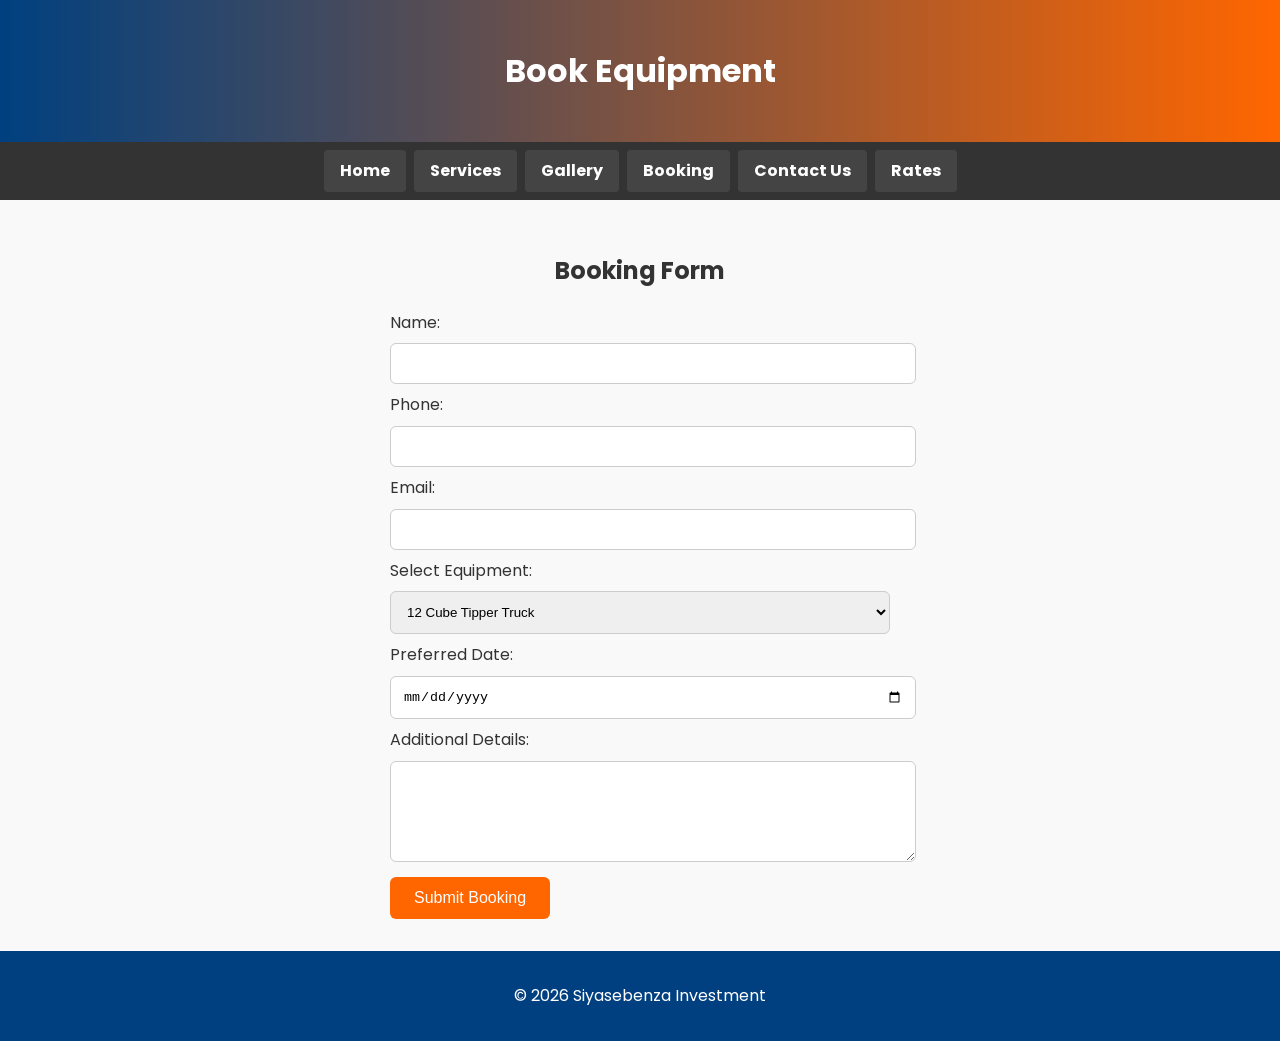
<file: booking.html>
<!doctype html>
<html lang="en">
  <head>
    <meta charset="UTF-8" />
    <meta name="viewport" content="width=device-width, initial-scale=1.0" />
    <title>Booking - Siyasebenza Investment</title>
    <link rel="stylesheet" href="style.css" />
  </head>
  <body>
    <header><h1>Book Equipment</h1></header>
    <nav>
      <a href="index.html">Home</a>
      <a href="services.html">Services</a>
      <a href="gallery.html">Gallery</a>
      <a href="booking.html">Booking</a>
      <a href="contact.html">Contact Us</a>
      <a href="rates.html"> Rates</a> 
    </nav>
    <section class="section">
      <h2>Booking Form</h2>
      <form>
        <label for="name">Name:</label>
        <input type="text" id="name" name="name" required />

        <label for="phone">Phone:</label>
        <input type="tel" id="phone" name="phone" required />

        <label for="email">Email:</label>
        <input type="email" id="email" name="email" required />

        <label for="service">Select Equipment:</label>
        <select id="service" name="service" required>
          <option value="tipper">12 Cube Tipper Truck</option>
          <option value="excavator">Excavator</option>
        </select>

        <label for="date">Preferred Date:</label>
        <input type="date" id="date" name="date" required />

        <label for="message">Additional Details:</label>
        <textarea id="message" name="message" rows="5"></textarea>

        <button type="submit">Submit Booking</button>
      </form>
    </section>
    <footer><p>&copy; 2026 Siyasebenza Investment</p></footer>
  </body>
</html>
</file>
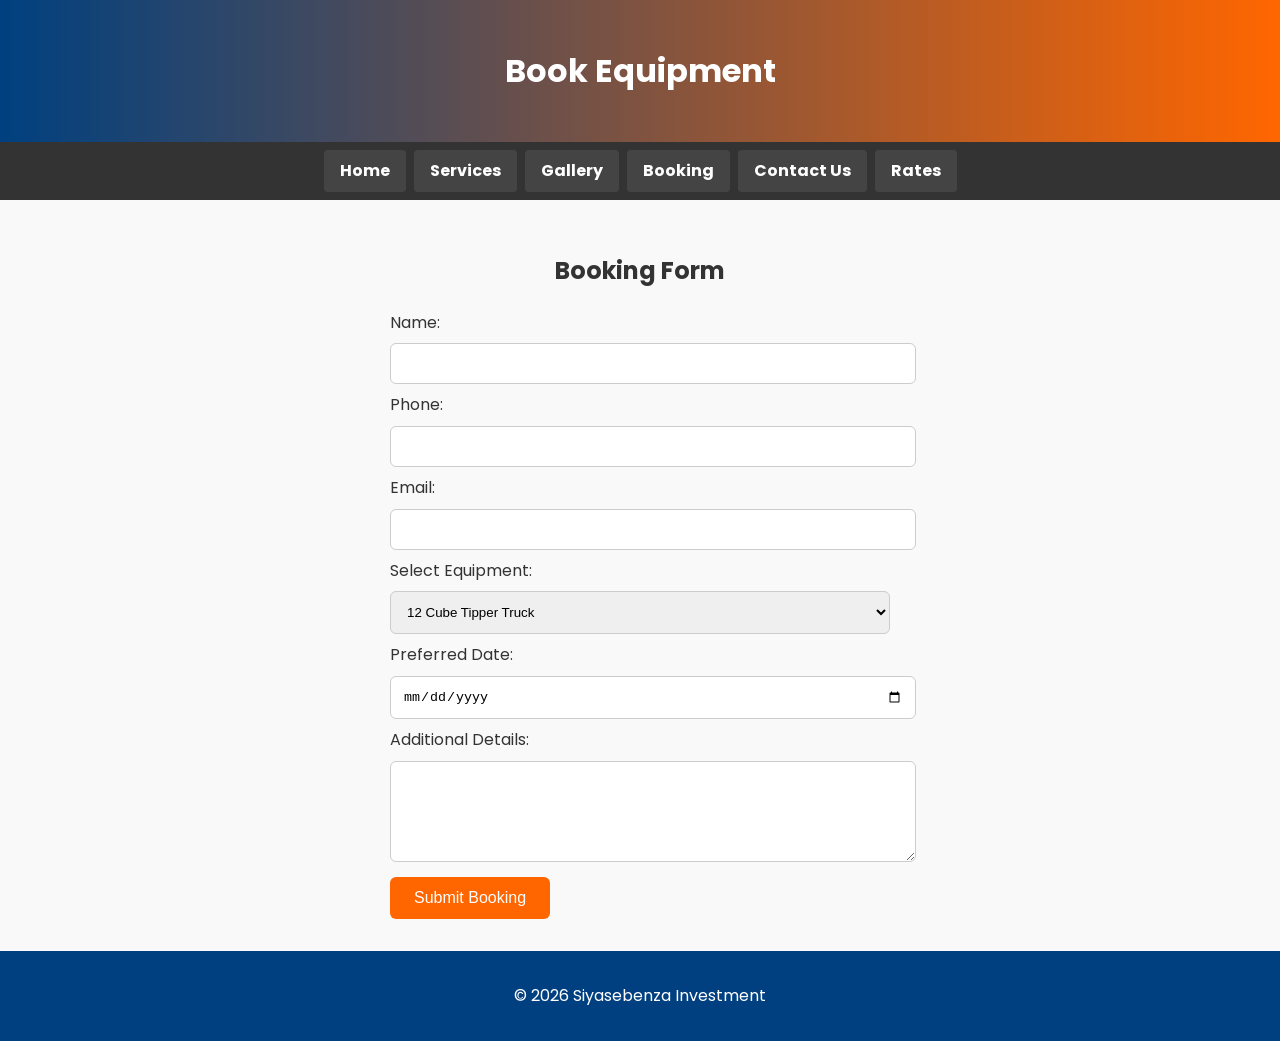
<file: BOOKING.html>
<!doctype html>
<html lang="en">
  <head>
    <meta charset="UTF-8" />
    <meta name="viewport" content="width=device-width, initial-scale=1.0" />
    <title>Booking - Siyasebenza Investment</title>
    <link rel="stylesheet" href="style.css" />
  </head>
  <body>
    <header><h1>Book Equipment</h1></header>
    <nav>
      <a href="home.html">Home</a>
      <a href="services.html">Services</a>
      <a href="gallery.html">Gallery</a>
      <a href="booking.html">Booking</a>
      <a href="contact page.html">Contact Us</a>
      <a href="Rates.html"> Rates</a>
    </nav>
    <section class="section">
      <h2>Booking Form</h2>
      <form>
        <label for="name">Name:</label>
        <input type="text" id="name" name="name" required />

        <label for="phone">Phone:</label>
        <input type="tel" id="phone" name="phone" required />

        <label for="email">Email:</label>
        <input type="email" id="email" name="email" required />

        <label for="service">Select Equipment:</label>
        <select id="service" name="service" required>
          <option value="tipper">12 Cube Tipper Truck</option>
          <option value="excavator">Excavator</option>
        </select>

        <label for="date">Preferred Date:</label>
        <input type="date" id="date" name="date" required />

        <label for="message">Additional Details:</label>
        <textarea id="message" name="message" rows="5"></textarea>

        <button type="submit">Submit Booking</button>
      </form>
    </section>
    <footer><p>&copy; 2026 Siyasebenza Investment</p></footer>
  </body>
</html>
</file>
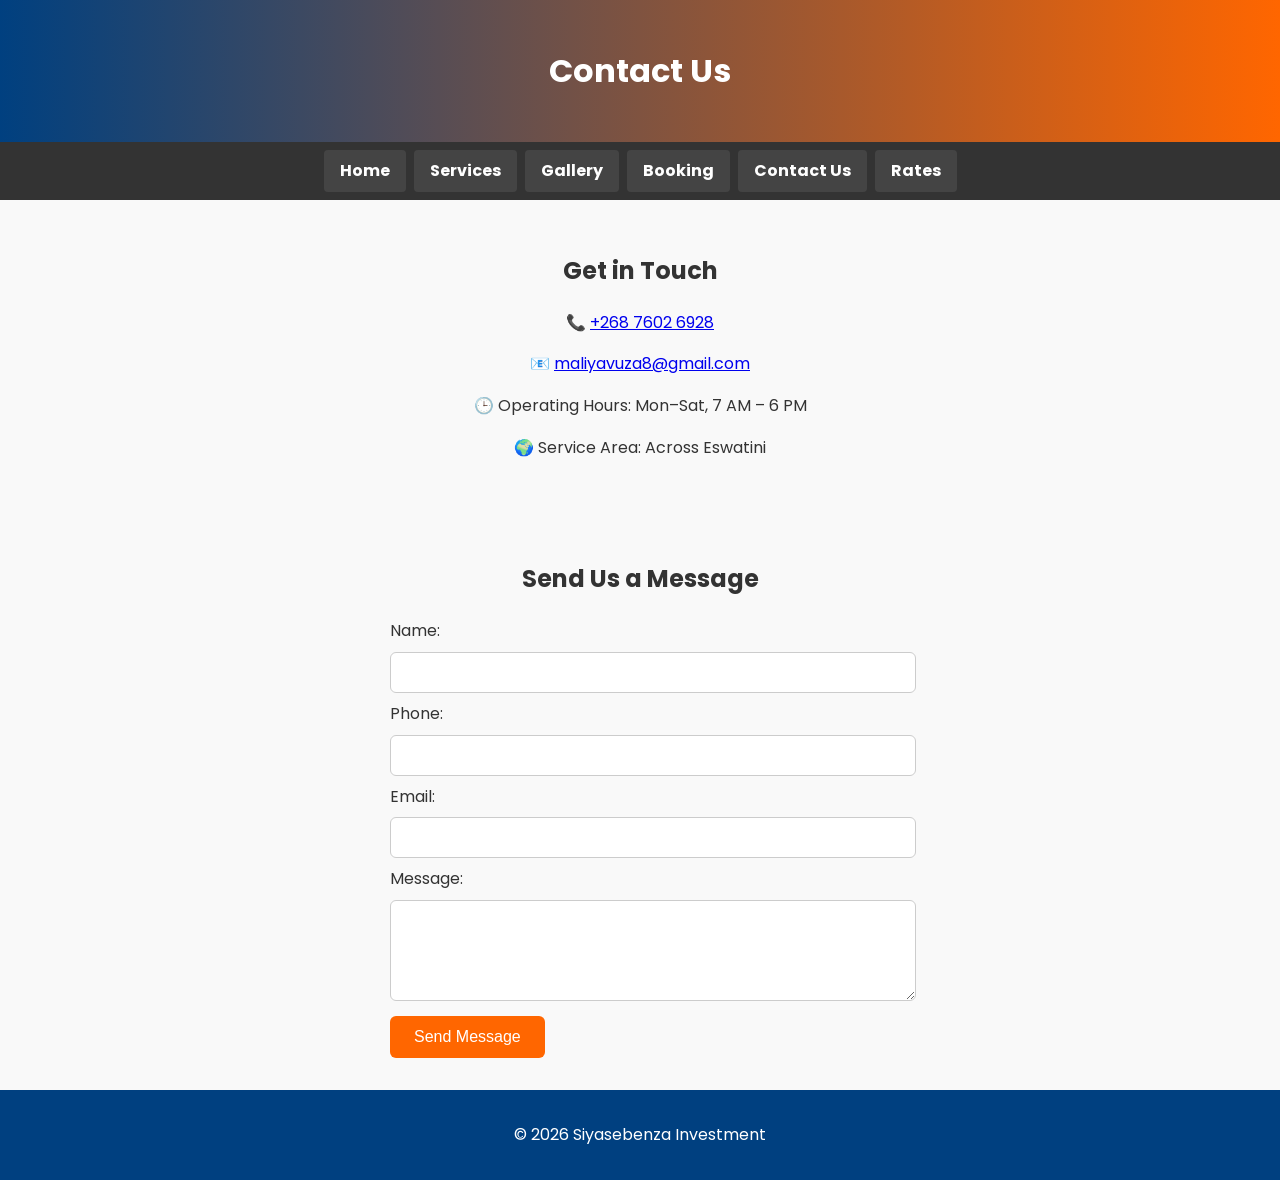
<file: CONTACT PAGE.html>
<!doctype html>
<html lang="en">
  <head>
    <meta charset="UTF-8" />
    <meta name="viewport" content="width=device-width, initial-scale=1.0" />
    <title>Contact Us - Siyasebenza Investment</title>
    <link rel="stylesheet" href="style.css" />
  </head>
  <body>
    <header><h1>Contact Us</h1></header>
    <nav>
      <a href="home.html">Home</a>
      <a href="services.html">Services</a>
      <a href="gallery.html">Gallery</a>
      <a href="booking.html">Booking</a>
      <a href="contact page.html">Contact Us</a>
      <a href="Rates.html">Rates</a>
    </nav>
    <section class="section">
      <h2>Get in Touch</h2>
      <p>📞 <a href="tel:+26876026928">+268 7602 6928</a></p>
      <p>📧 <a href="mailto:maliyavuza8@gmail.com">maliyavuza8@gmail.com</a></p>
      <p>🕒 Operating Hours: Mon–Sat, 7 AM – 6 PM</p>
      <p>🌍 Service Area: Across Eswatini</p>
    </section>
    <section class="section">
      <h2>Send Us a Message</h2>
      <form>
        <label for="name">Name:</label>
        <input type="text" id="name" name="name" required />

        <label for="phone">Phone:</label>
        <input type="tel" id="phone" name="phone" required />

        <label for="email">Email:</label>
        <input type="email" id="email" name="email" required />

        <label for="message">Message:</label>
        <textarea id="message" name="message" rows="5" required></textarea>

        <button type="submit">Send Message</button>
      </form>
    </section>
    <footer><p>&copy; 2026 Siyasebenza Investment</p></footer>
  </body>
</html>
</file>
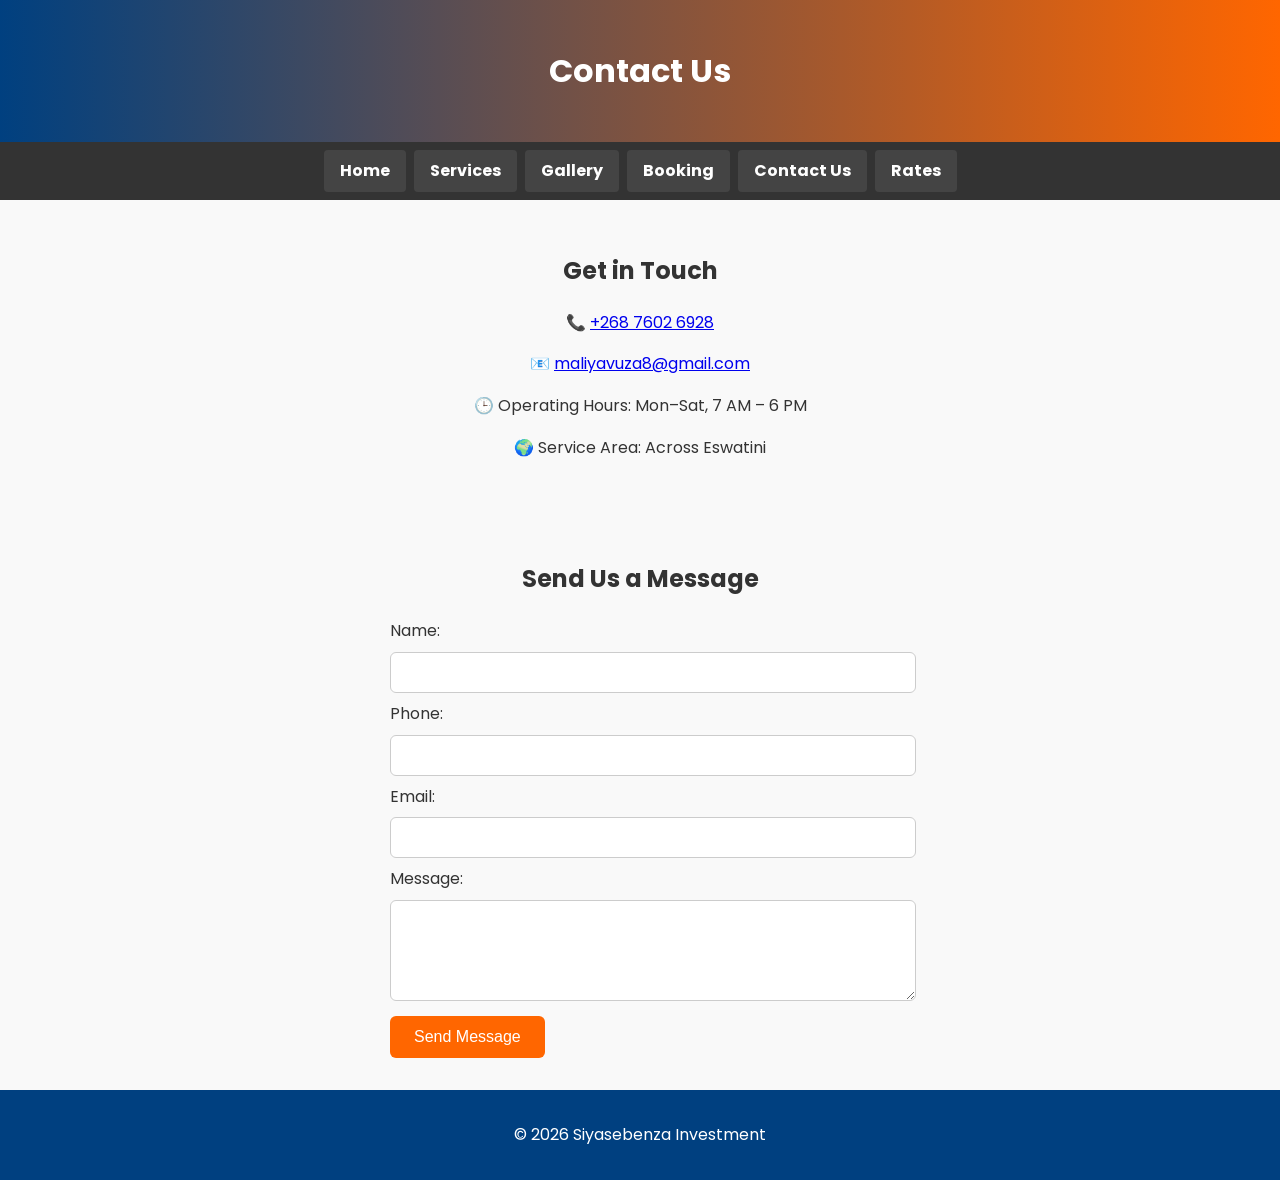
<file: contact.html>
<!doctype html>
<html lang="en">
  <head>
    <meta charset="UTF-8"/>
    <meta name="viewport" content="width=device-width, initial-scale=1.0"/>
    <title>Contact Us - Siyasebenza Investment</title>
    <link rel="stylesheet" href="style.css"/>
  </head>
  <body>
    <header><h1>Contact Us</h1></header>
    <nav>
      <a href="index.html">Home</a>
      <a href="services.html">Services</a>
      <a href="gallery.html">Gallery</a>
      <a href="booking.html">Booking</a>
      <a href="contact.html">Contact Us</a>
      <a href="rates.html">Rates</a>
    </nav>
    <section class="section">
      <h2>Get in Touch</h2>
      <p>📞 <a href="tel:+26876026928">+268 7602 6928</a></p>
      <p>📧 <a href="mailto:maliyavuza8@gmail.com">maliyavuza8@gmail.com</a></p>
      <p>🕒 Operating Hours: Mon–Sat, 7 AM – 6 PM</p>
      <p>🌍 Service Area: Across Eswatini</p>
    </section>
    <section class="section">
      <h2>Send Us a Message</h2>
      <form>
        <label for="name">Name:</label>
        <input type="text" id="name" name="name" required />

        <label for="phone">Phone:</label>
        <input type="tel" id="phone" name="phone" required />

        <label for="email">Email:</label>
        <input type="email" id="email" name="email" required />

        <label for="message">Message:</label>
        <textarea id="message" name="message" rows="5" required></textarea>

        <button type="submit">Send Message</button>
      </form>
    </section>
    <footer><p>&copy; 2026 Siyasebenza Investment</p></footer>
  </body>
</html>
</file>
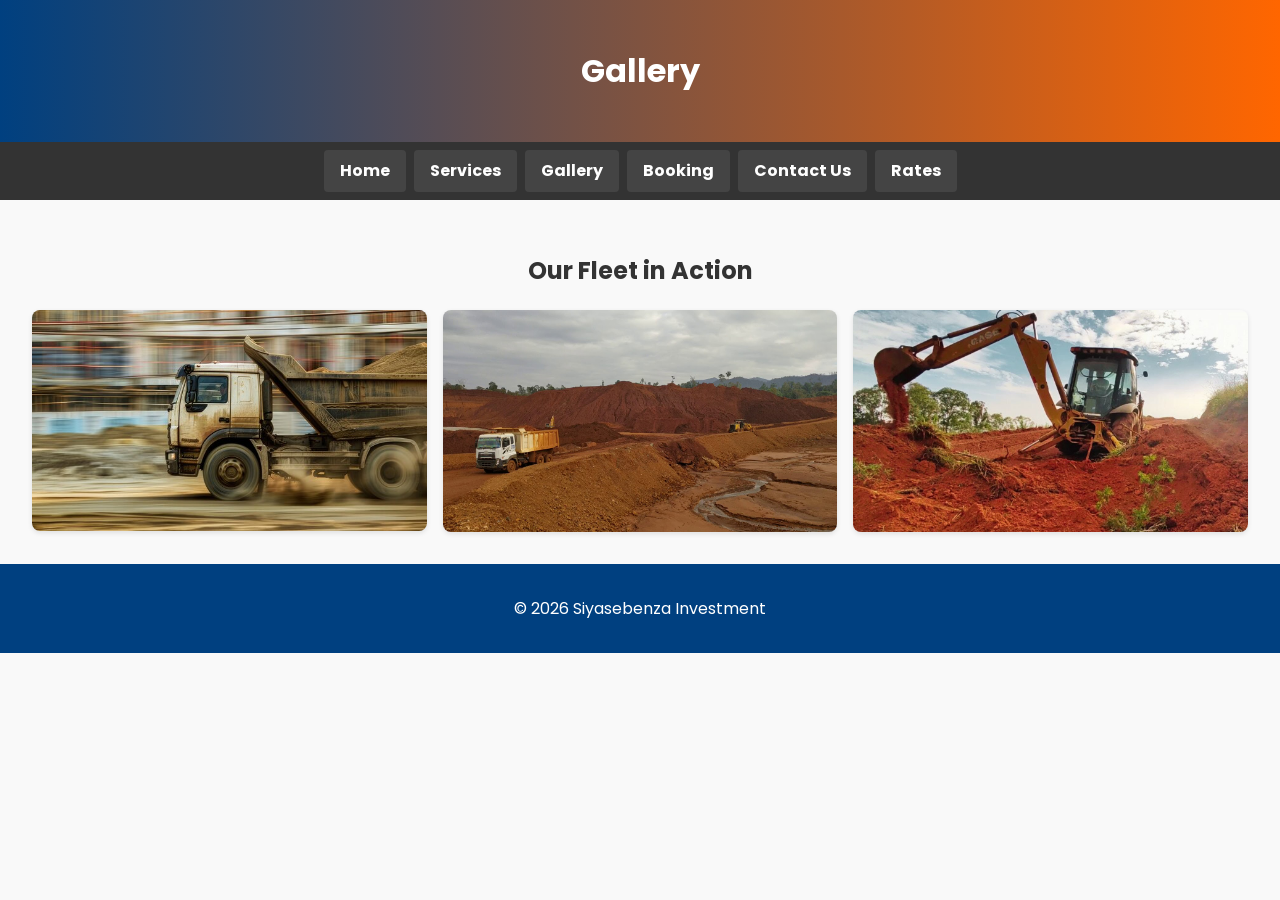
<file: gallery.html>
<!doctype html>
<html lang="en">
  <head>
    <meta charset="UTF-8" />
    <meta name="viewport" content="width=device-width, initial-scale=1.0" />
    <title>Gallery - Siyasebenza Investment</title>
    <link rel="stylesheet" href="style.css" />
  </head>
  <body>
    <header><h1>Gallery</h1></header>
    <nav>
      <a href="index.html">Home</a>
      <a href="services.html">Services</a>
      <a href="gallery.html">Gallery</a>
      <a href="booking.html">Booking</a>
      <a href="contact.html">Contact Us</a>
      <a href="rates.html"> Rates</a>
    </nav>
    <section class="section">
      <h2>Our Fleet in Action</h2>
      <div class="gallery">
        <img src="tipper2.jpg" alt="Tipper Truck delivering sand" />
        <img src="tipper4.jpg" alt="Tipper truck delivering sand" />
        <img src="excavator1.jpg" alt="Excavator digging foundation" />
      </div>
    </section>
    <footer><p>&copy; 2026 Siyasebenza Investment</p></footer>
  </body>
</html>
</file>
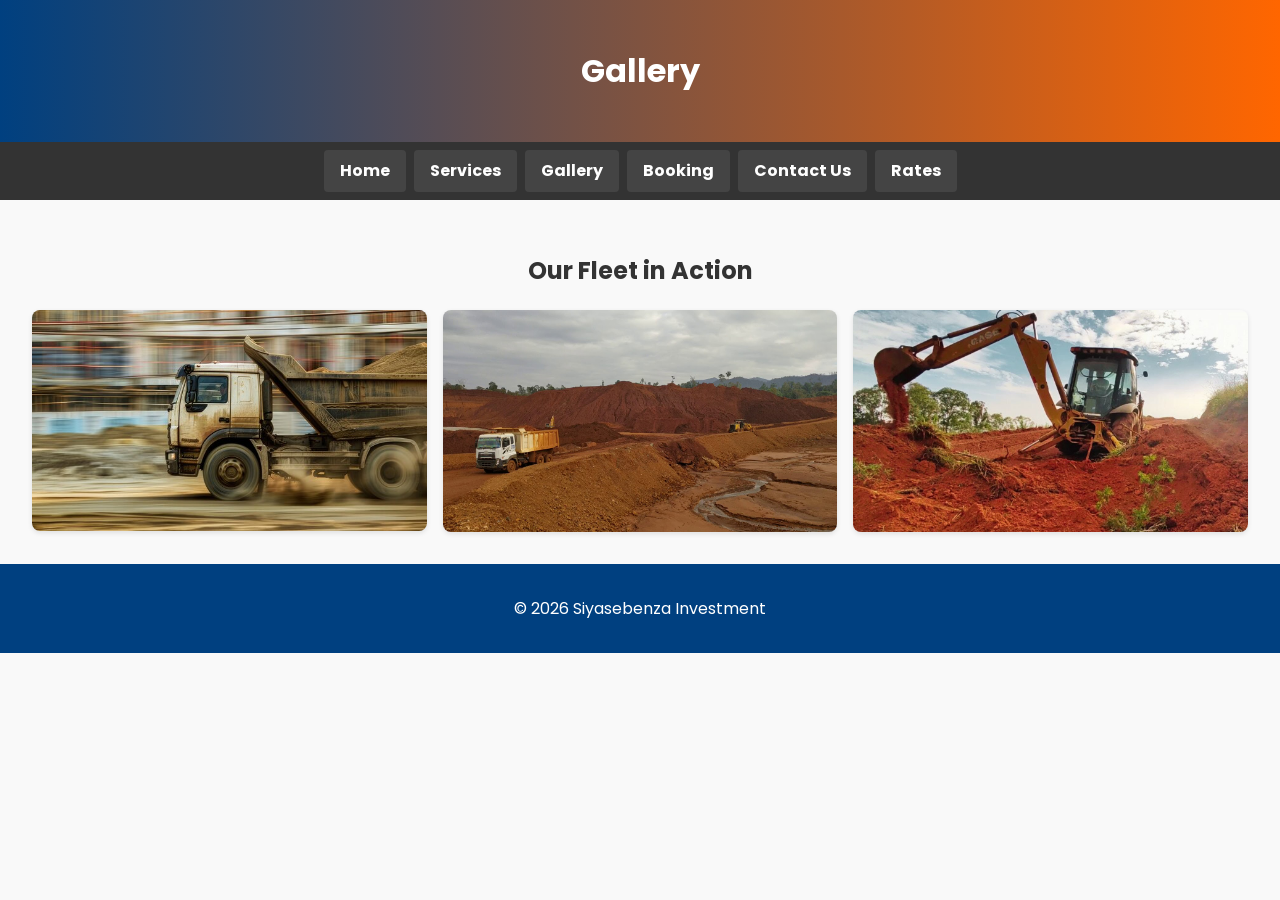
<file: GALLERY.html>
<!doctype html>
<html lang="en">
  <head>
    <meta charset="UTF-8" />
    <meta name="viewport" content="width=device-width, initial-scale=1.0" />
    <title>Gallery - Siyasebenza Investment</title>
    <link rel="stylesheet" href="style.css" />
  </head>
  <body>
    <header><h1>Gallery</h1></header>
    <nav>
      <a href="home.html">Home</a>
      <a href="services.html">Services</a>
      <a href="gallery.html">Gallery</a>
      <a href="booking.html">Booking</a>
      <a href="contact page.html">Contact Us</a>
      <a href="Rates.html"> Rates</a>
    </nav>
    <section class="section">
      <h2>Our Fleet in Action</h2>
      <div class="gallery">
        <img src="tipper2.jpg" alt="Tipper Truck delivering sand" />
        <img src="tipper4.jpg" alt="Tipper truck delivering sand" />
        <img src="excavator1.jpg" alt="Excavator digging foundation" />
      </div>
    </section>
    <footer><p>&copy; 2026 Siyasebenza Investment</p></footer>
  </body>
</html>
</file>
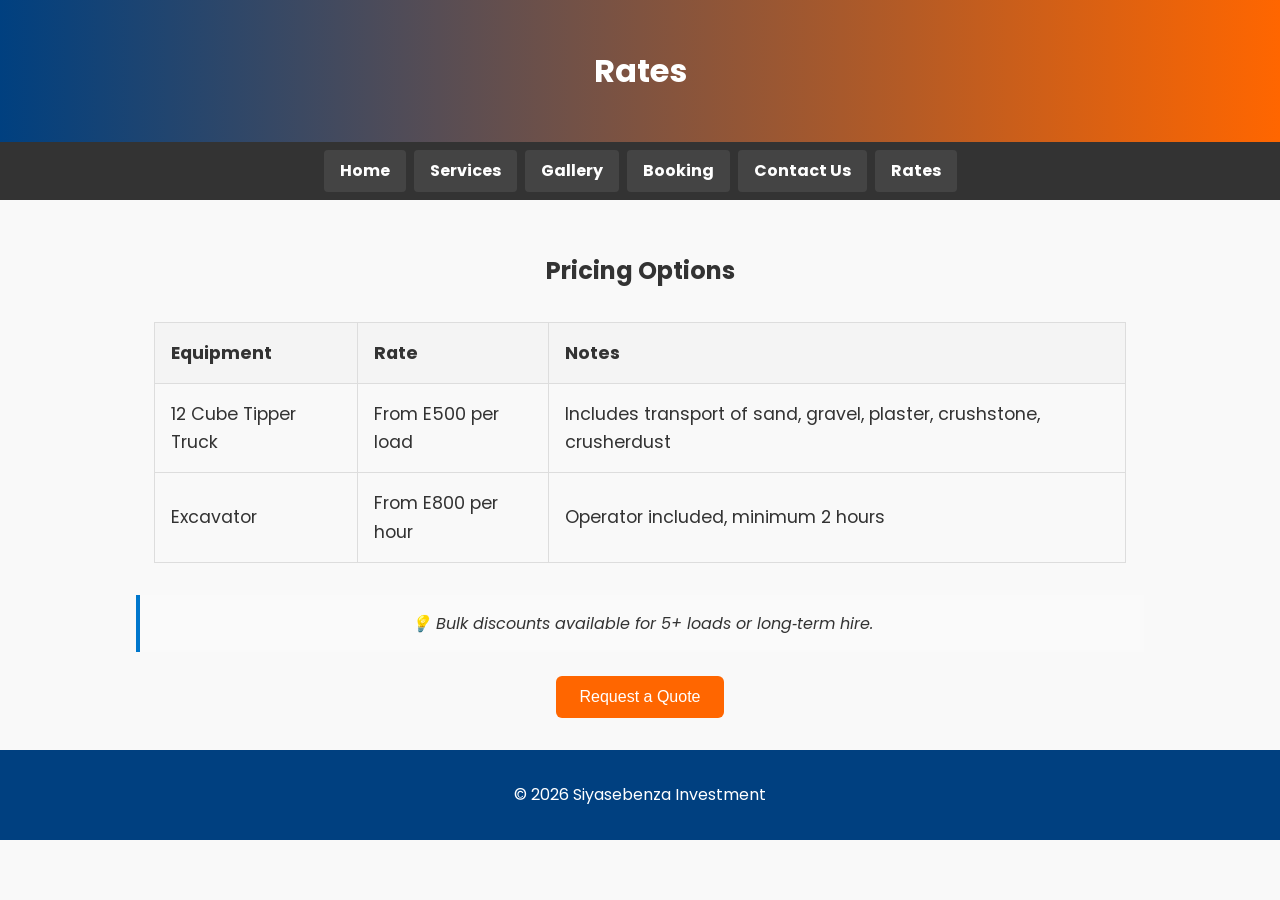
<file: Rates.html>
<!doctype html>
<html lang="en">
  <head>
    <meta charset="UTF-8" />
    <meta name="viewport" content="width=device-width, initial-scale=1.0" />
    <title>Rates - Siyasebenza Investment</title>
    <link rel="stylesheet" href="style.css" />
  </head>
  <body>
    <header><h1>Rates</h1></header>
    <nav>
      <a href="home.html">Home</a>
      <a href="services.html">Services</a>
      <a href="gallery.html">Gallery</a>
      <a href="booking.html">Booking</a>
      <a href="contact.html">Contact Us</a>
      <a href="rates.html">Rates</a>
    </nav>

    <section class="section">
      <h2>Pricing Options</h2>
      <table class="rates-table">
        <tr>
          <th>Equipment</th>
          <th>Rate</th>
          <th>Notes</th>
        </tr>
        <tr>
          <td>12 Cube Tipper Truck</td>
          <td>From E500 per load</td>
          <td>
            Includes transport of sand, gravel, plaster, crushstone, crusherdust
          </td>
        </tr>
        <tr>
          <td>Excavator</td>
          <td>From E800 per hour</td>
          <td>Operator included, minimum 2 hours</td>
        </tr>
      </table>

      <div class="rates-note">
        💡 Bulk discounts available for 5+ loads or long‑term hire.
      </div>

      <button onclick="location.href = 'booking.html'">Request a Quote</button>
    </section>

    <footer><p>&copy; 2026 Siyasebenza Investment</p></footer>
  </body>
</html>
</file>
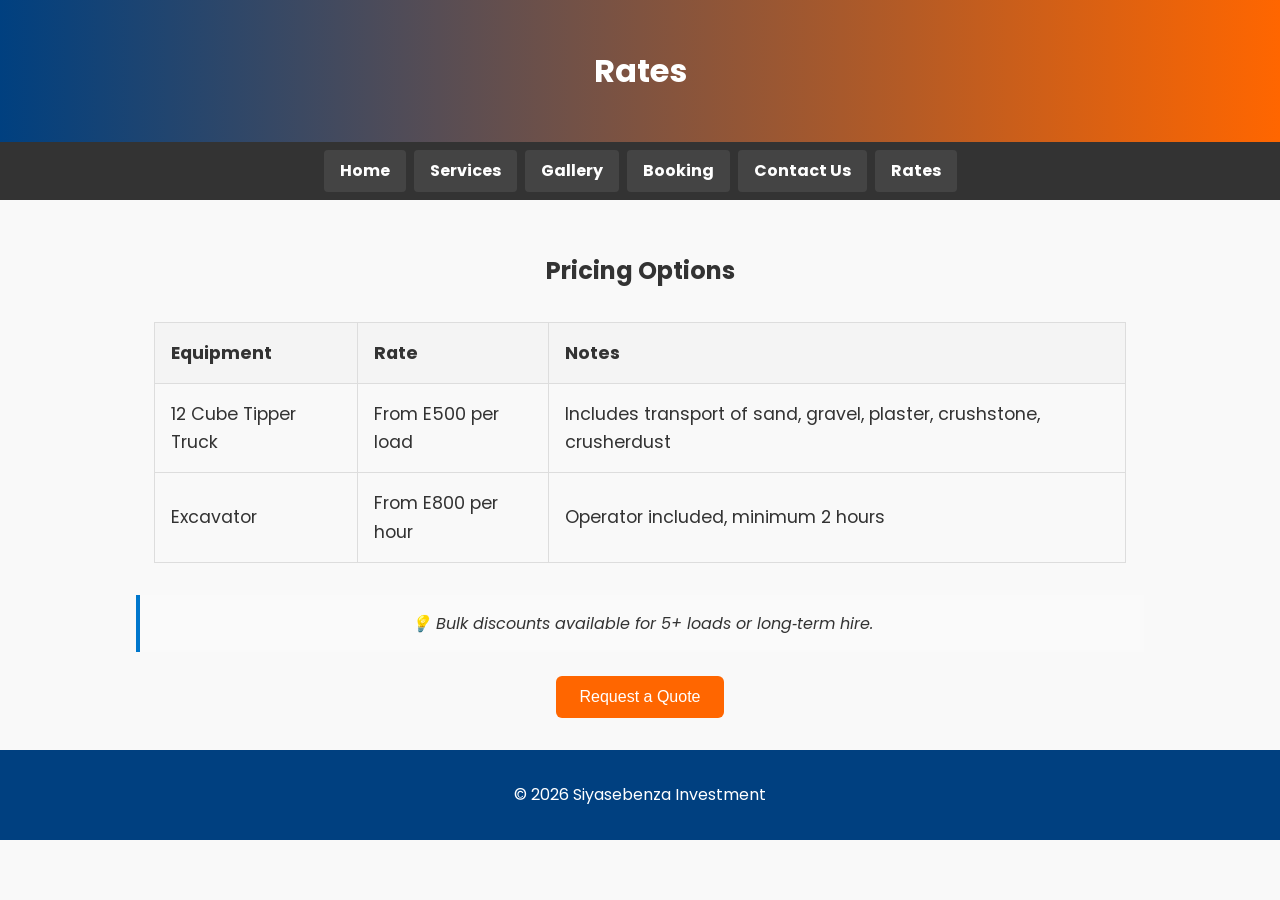
<file: rates.html>
<!doctype html>
<html lang="en">
  <head>
    <meta charset="UTF-8" />
    <meta name="viewport" content="width=device-width, initial-scale=1.0" />
    <title>Rates - Siyasebenza Investment</title>
    <link rel="stylesheet" href="style.css" />
  </head>
  <body>
    <header><h1>Rates</h1></header>
    <nav>
      <a href="index.html">Home</a>
      <a href="services.html">Services</a>
      <a href="gallery.html">Gallery</a>
      <a href="booking.html">Booking</a>
      <a href="contact.html">Contact Us</a>
      <a href="rates.html">Rates</a>
    </nav>

    <section class="section">
      <h2>Pricing Options</h2>
      <table class="rates-table">
        <tr>
          <th>Equipment</th>
          <th>Rate</th>
          <th>Notes</th>
        </tr>
        <tr>
          <td>12 Cube Tipper Truck</td>
          <td>From E500 per load</td>
          <td>
            Includes transport of sand, gravel, plaster, crushstone, crusherdust
          </td>
        </tr>
        <tr>
          <td>Excavator</td>
          <td>From E800 per hour</td>
          <td>Operator included, minimum 2 hours</td>
        </tr>
      </table>

      <div class="rates-note">
        💡 Bulk discounts available for 5+ loads or long‑term hire.
      </div>

      <button onclick="location.href = 'booking.html'">Request a Quote</button>
    </section>

    <footer><p>&copy; 2026 Siyasebenza Investment</p></footer>
  </body>
</html>
</file>
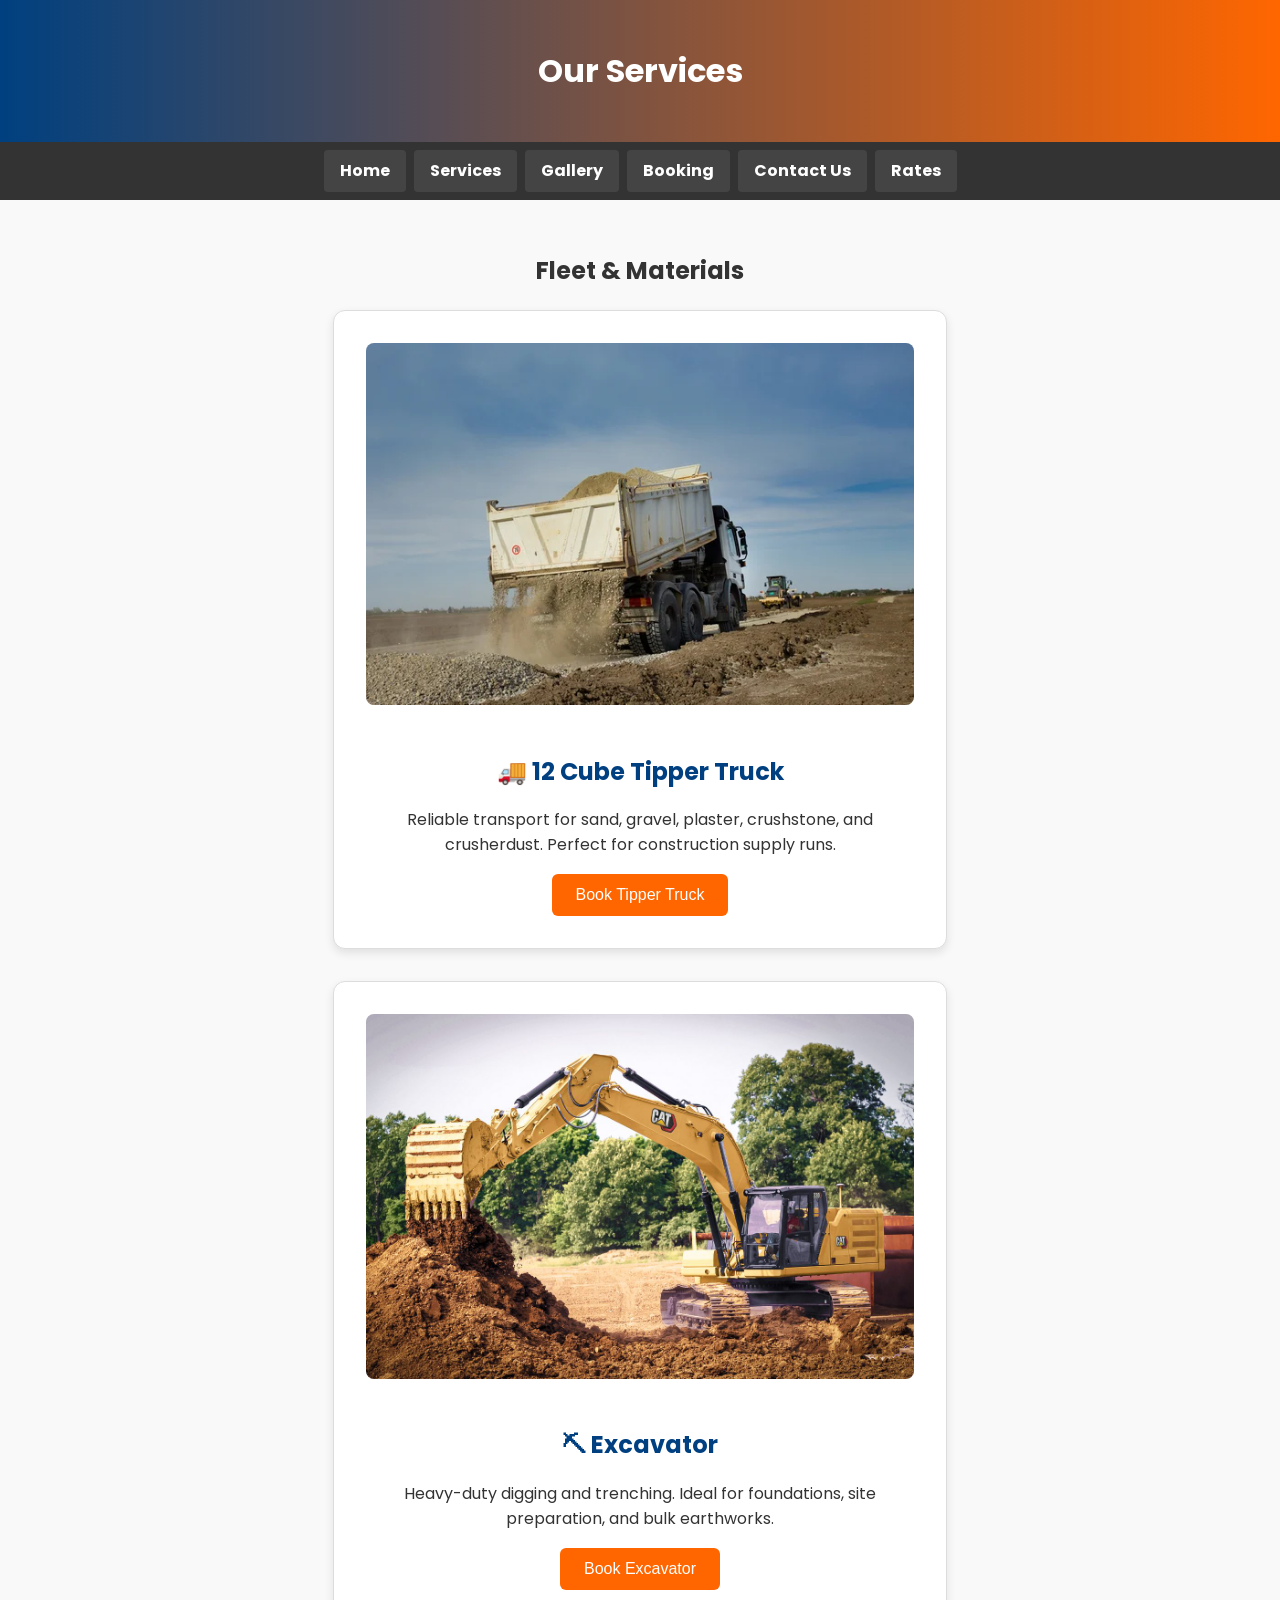
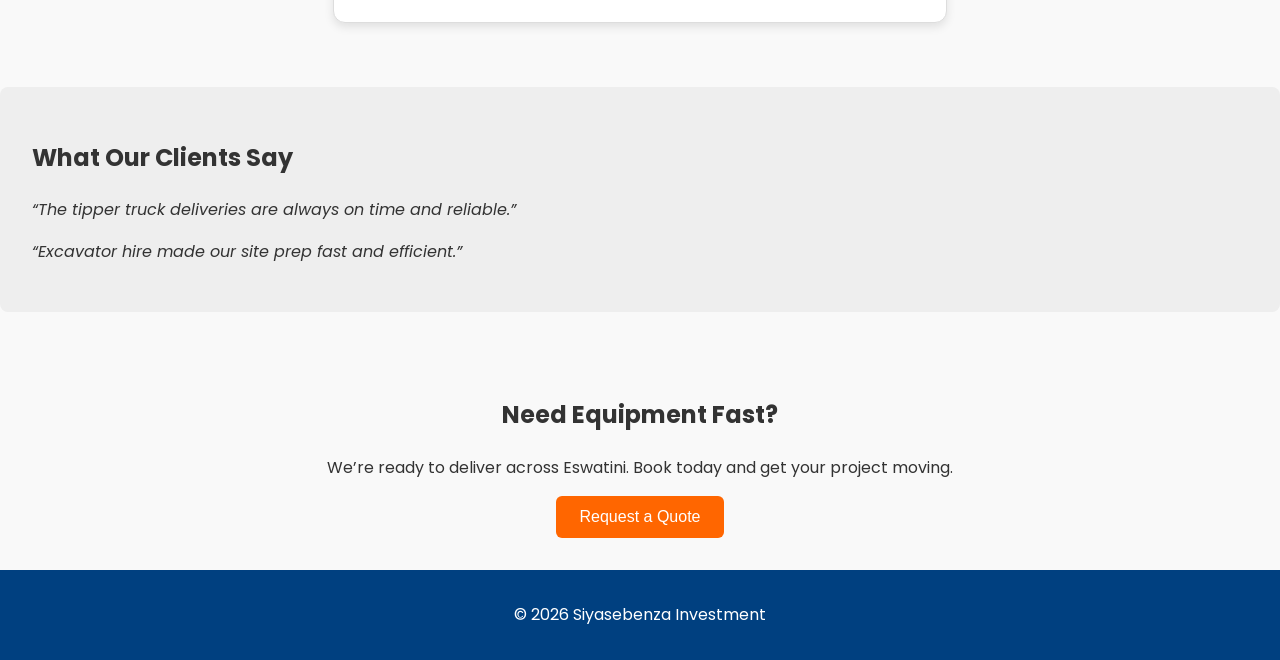
<file: SERVICES.html>
<!doctype html>
<html lang="en">
  <head>
    <meta charset="UTF-8" />
    <meta name="viewport" content="width=device-width, initial-scale=1.0" />
    <title>Services - Siyasebenza Investment</title>
    <link rel="stylesheet" href="style.css" />
  </head>
  <body>
    <header><h1>Our Services</h1></header>
    <nav>
      <a href="home.html">Home</a>
      <a href="services.html">Services</a>
      <a href="gallery.html">Gallery</a>
      <a href="booking.html">Booking</a>
      <a href="contact.html">Contact Us</a>
      <a href="Rates.html">Rates</a>
    </nav>

    <section class="section">
      <h2>Fleet & Materials</h2>
      <div class="cards">
        <!-- Tipper Truck -->
        <div class="card">
          <img src="tipper.jpg" alt="Tipper Truck" class="service-img" />
          <h3>🚚 12 Cube Tipper Truck</h3>
          <p>
            Reliable transport for sand, gravel, plaster, crushstone, and
            crusherdust. Perfect for construction supply runs.
          </p>
          <button onclick="location.href = 'booking.html'">
            Book Tipper Truck
          </button>
        </div>

        <!-- Excavator -->
        <div class="card">
          <img src="excavator.jpg" alt="Excavator" class="service-img" />
          <h3>⛏ Excavator</h3>
          <p>
            Heavy-duty digging and trenching. Ideal for foundations, site
            preparation, and bulk earthworks.
          </p>
          <button onclick="location.href = 'booking.html'">
            Book Excavator
          </button>
        </div>
      </div>
    </section>

    <!-- Testimonials -->
    <section class="testimonials">
      <h2>What Our Clients Say</h2>
      <div class="testimonial">
        “The tipper truck deliveries are always on time and reliable.”
      </div>
      <div class="testimonial">
        “Excavator hire made our site prep fast and efficient.”
      </div>
    </section>

    <!-- Call to Action -->
    <section class="section">
      <h2>Need Equipment Fast?</h2>
      <p>
        We’re ready to deliver across Eswatini. Book today and get your project
        moving.
      </p>
      <button onclick="location.href = 'booking.html'">Request a Quote</button>
    </section>

    <footer><p>&copy; 2026 Siyasebenza Investment</p></footer>
  </body>
</html>
</file>
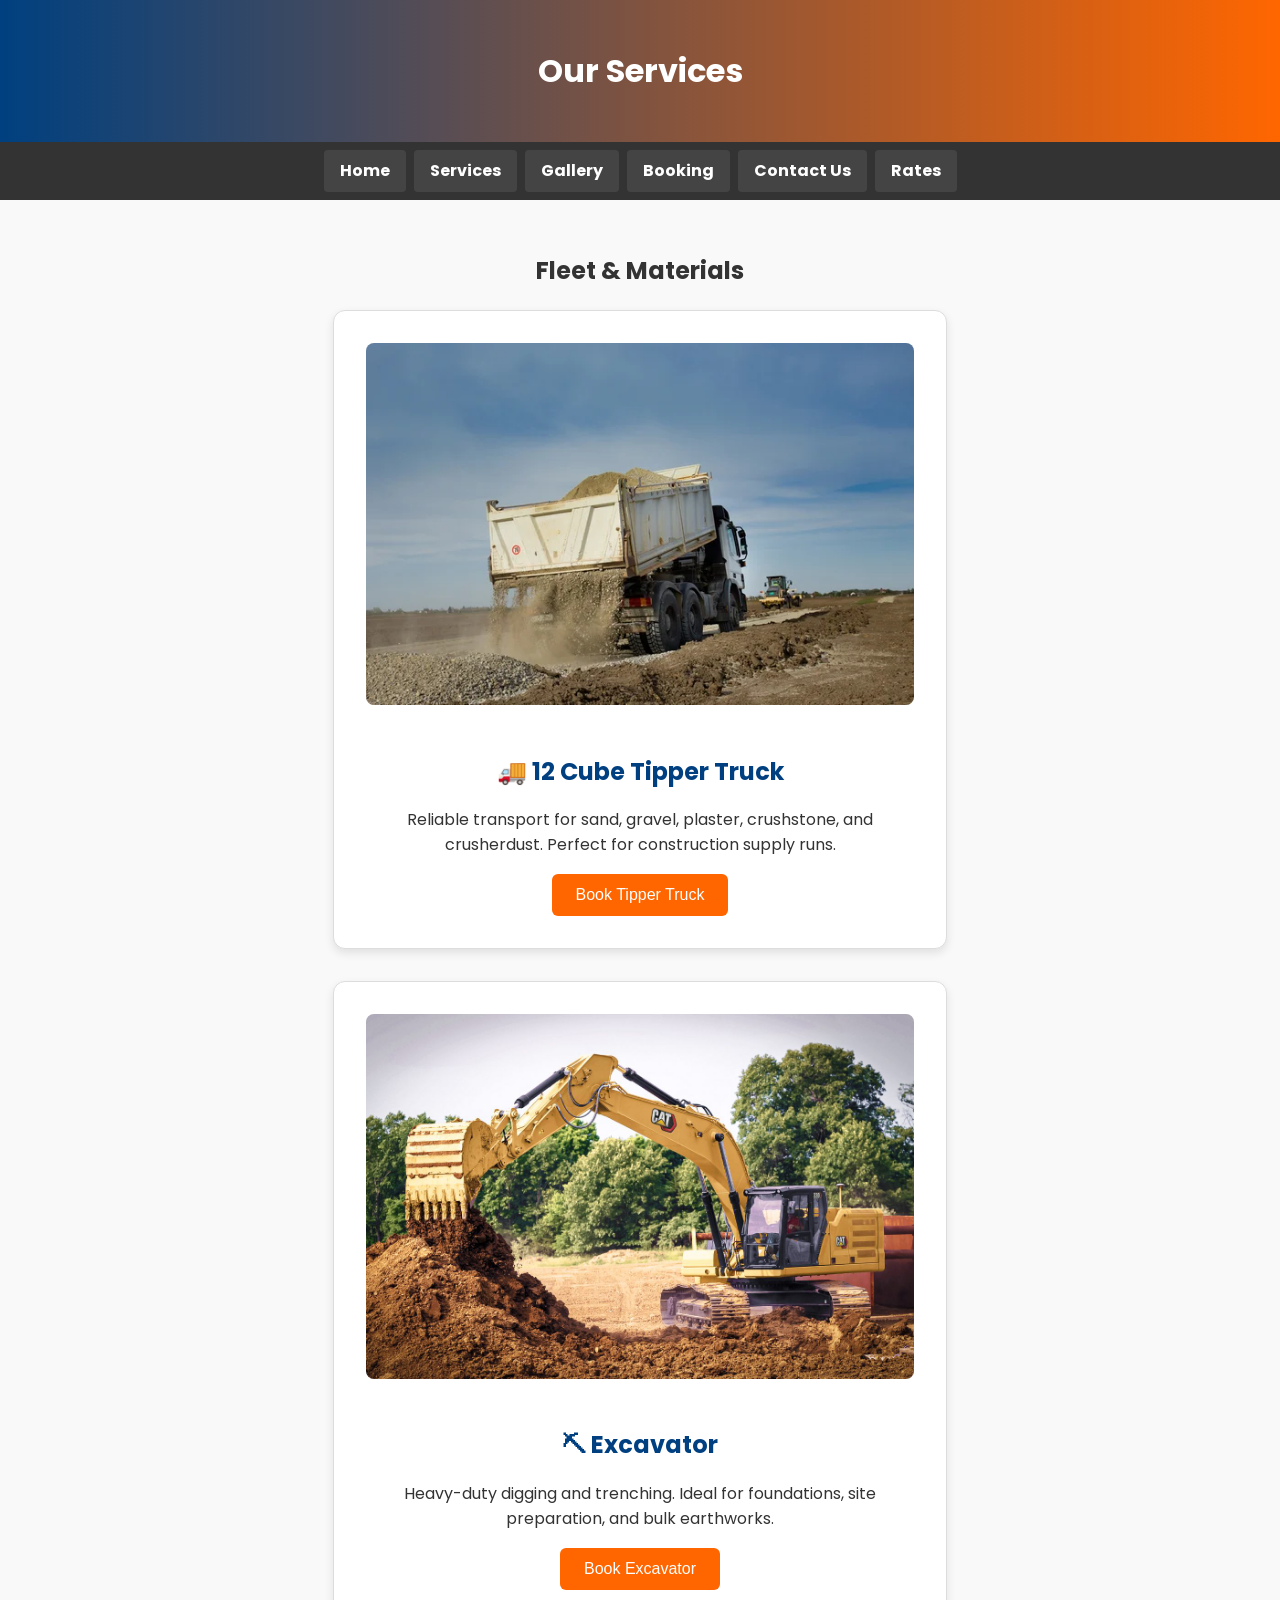
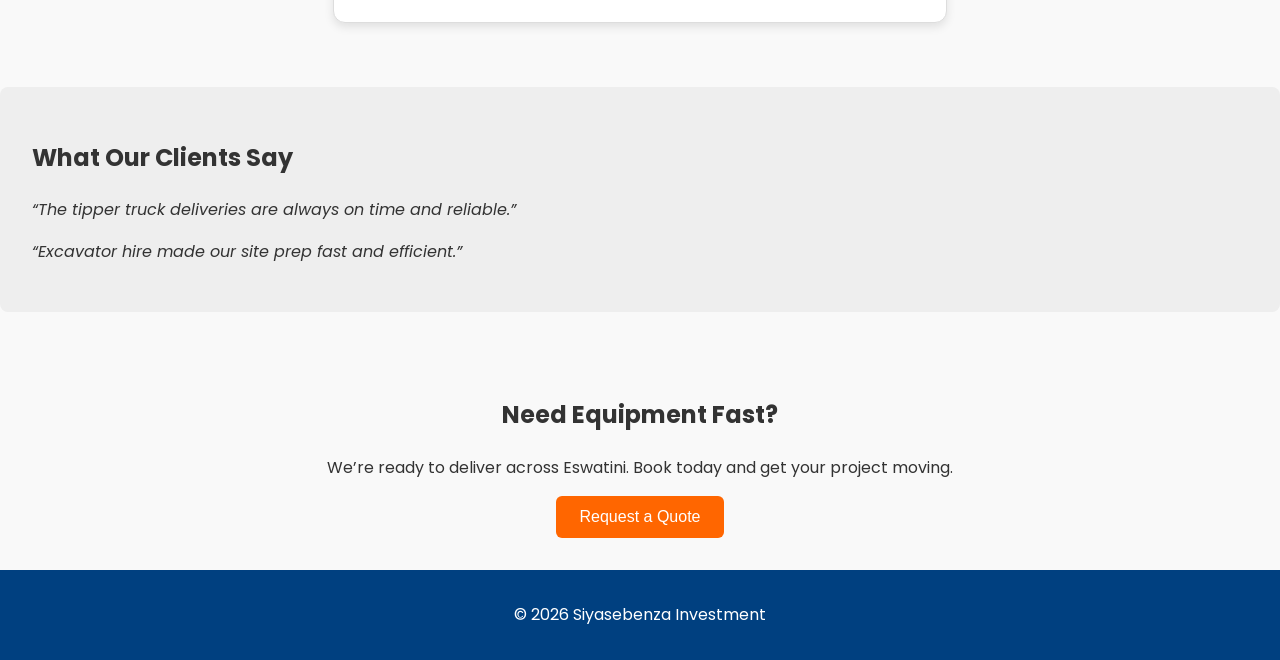
<file: services.html>
<!doctype html>
<html lang="en">
  <head>
    <meta charset="UTF-8" />
    <meta name="viewport" content="width=device-width, initial-scale=1.0" />
    <title>Services - Siyasebenza Investment</title>
    <link rel="stylesheet" href="style.css" />
  </head>
  <body>
    <header><h1>Our Services</h1></header>
    <nav>
      <a href="index.html">Home</a>
      <a href="services.html">Services</a>
      <a href="gallery.html">Gallery</a>
      <a href="booking.html">Booking</a>
      <a href="contact.html">Contact Us</a>
      <a href="rates.html">Rates</a>
    </nav>

    <section class="section">
      <h2>Fleet & Materials</h2>
      <div class="cards">
        <!-- Tipper Truck -->
        <div class="card">
          <img src="tipper.jpg" alt="Tipper Truck" class="service-img" />
          <h3>🚚 12 Cube Tipper Truck</h3>
          <p>
            Reliable transport for sand, gravel, plaster, crushstone, and
            crusherdust. Perfect for construction supply runs.
          </p>
          <button onclick="location.href = 'booking.html'">
            Book Tipper Truck
          </button>
        </div>

        <!-- Excavator -->
        <div class="card">
          <img src="excavator.jpg" alt="Excavator" class="service-img" />
          <h3>⛏ Excavator</h3>
          <p>
            Heavy-duty digging and trenching. Ideal for foundations, site
            preparation, and bulk earthworks.
          </p>
          <button onclick="location.href = 'booking.html'">
            Book Excavator
          </button>
        </div>
      </div>
    </section>

    <!-- Testimonials -->
    <section class="testimonials">
      <h2>What Our Clients Say</h2>
      <div class="testimonial">
        “The tipper truck deliveries are always on time and reliable.”
      </div>
      <div class="testimonial">
        “Excavator hire made our site prep fast and efficient.”
      </div>
    </section>

    <!-- Call to Action -->
    <section class="section">
      <h2>Need Equipment Fast?</h2>
      <p>
        We’re ready to deliver across Eswatini. Book today and get your project
        moving.
      </p>
      <button onclick="location.href = 'booking.html'">Request a Quote</button>
    </section>

    <footer><p>&copy; 2026 Siyasebenza Investment</p></footer>
  </body>
</html>
</file>
<file: style.css>
/* Import a modern Google Font */
@import url('https://fonts.googleapis.com/css2?family=Poppins:wght@400;600&display=swap');

body {
  margin: 0;
  font-family: 'Poppins', Arial, sans-serif;
  background-color: #f9f9f9;
  color: #333;
  line-height: 1.6;
}

/* Header & Navigation */
header {
  background: linear-gradient(90deg, #004080, #ff6600);
  color: white;
  padding: 1.5rem;
  text-align: center;
  animation: fadeInDown 1s ease;
}
nav {
  background: #004080;
  display: flex;
  justify-content: center;
  gap: 1.5rem;
  padding: 0.75rem;
}
nav a {
  color: white;
  text-decoration: none;
  font-weight: bold;
  transition: color 0.3s ease;
}
nav a:hover { color: #ffcc00; }

/* Existing global styles above... */

/* HERO SLIDESHOW */
.hero {
  position: relative;
  height: 350px;
  display: flex;
  align-items: center;
  justify-content: center;
  color: white;
  overflow: hidden;
}
.hero::before {
  content: "";
  position: absolute;
  inset: 0;
  background: rgba(0,0,0,0.4); /* overlay for readability */
  z-index: 1;
}
.hero h2 {
  position: relative;
  font-size: 2.5rem;
  padding: 1rem 2rem;
  border-radius: 8px;
  z-index: 2;
}
.hero-bg {
  position: absolute;
  inset: 0;
  background-size: cover;
  background-position: center;
  opacity: 0;
  transition: opacity 1s ease-in-out;
}
.hero-bg.active {
  opacity: 1;
}

/* CAPTIONS */
.hero-caption {
  position: absolute;
  bottom: 20px;
  left: 50%;
  transform: translateX(-50%);
  background: rgba(0,0,0,0.6);
  color: #fff;
  padding: 0.5rem 1rem;
  border-radius: 6px;
  font-size: 1.2rem;
  opacity: 0;
  transition: opacity 1s ease-in-out;
  z-index: 2;
}
.hero-caption.show {
  opacity: 1;
}


/* Sections */
.section { padding: 2rem; text-align: center; }

/* Cards with Hover Animation */
.cards {
  display: flex; justify-content: center; gap: 2rem; flex-wrap: wrap;
}
.card {
  background: white; border: 1px solid #ddd; border-radius: 8px;
  padding: 2rem; width: 45%; min-width: 300px; box-shadow: 0 4px 10px rgba(0,0,0,0.1);
  transition: transform 0.3s ease, box-shadow 0.3s ease;
}
.card:hover {
  transform: translateY(-10px);
  box-shadow: 0 8px 20px rgba(0,0,0,0.2);
}
.card h3 { color: #004080; font-size: 1.5rem; margin-bottom: 1rem;}

/* Buttons with Animation */
button {
  background: #ff6600; color: white; border: none;
  padding: 0.75rem 1.5rem; border-radius: 6px; cursor: pointer;
  font-size: 1rem; transition: background 0.3s ease, transform 0.2s ease;
}
button:hover {
  background: #004080;
  transform: scale(1.05);
}

/* Gallery */
.gallery {
  display: grid; grid-template-columns: repeat(auto-fit, minmax(250px, 1fr));
  gap: 1rem;
}
.gallery img {
  width: 100%; border-radius: 8px;
  box-shadow: 0 2px 5px rgba(0,0,0,0.1);
  transition: transform 0.3s ease;
}
.gallery img:hover { transform: scale(1.05); }

/* Forms */
form {
  max-width: 500px; margin: auto; text-align: left;
  animation: fadeIn 1s ease;
}
form input, form textarea, form select {
  width: 100%; padding: 0.75rem; margin: 0.5rem 0;
  border: 1px solid #ccc; border-radius: 6px;
  transition: border-color 0.3s ease;
}
form input:focus, form textarea:focus, form select:focus {
  border-color: #004080;
  outline: none;
}

/* Testimonials */
.testimonials {
  background: #eee;
  padding: 2rem;
  border-radius: 8px;
  animation: fadeIn 1.5s ease;
}
.testimonial {
  margin-bottom: 1rem;
  font-style: italic;
  transition: transform 0.3s ease;
}
.testimonial:hover { transform: scale(1.02); }

/* Footer */
footer {
  background: #004080; color: white; text-align: center; padding: 1rem;
}
footer a { color: #ffcc00; text-decoration: none; }

/* Animations */
@keyframes fadeInDown {
  from { opacity: 0; transform: translateY(-20px); }
  to { opacity: 1; transform: translateY(0); }
}
@keyframes fadeInUp {
  from { opacity: 0; transform: translateY(20px); }
  to { opacity: 1; transform: translateY(0); }
}
@keyframes fadeIn {
  from { opacity: 0; }
  to { opacity: 1; }
}

.service-img {
  width: 100%;
  border-radius: 8px;
  margin-bottom: 1rem;
  transition: transform 0.3s ease, box-shadow 0.3s ease;
}
.card:hover .service-img {
  transform: scale(1.05);
  box-shadow: 0 6px 15px rgba(0,0,0,0.2);
}
.testimonials {
  background: #eee;
  padding: 2rem;
  border-radius: 8px;
  margin: 2rem auto;
}
.testimonial {
  margin-bottom: 1rem;
  font-style: italic;
  transition: transform 0.3s ease;
}
.testimonial:hover { transform: scale(1.02); }

.cards {
  display: flex;
  justify-content: center;
  gap: 2rem;
  flex-wrap: wrap;
}

.card {
  background: white;
  border: 1px solid #ddd;
  border-radius: 12px;
  padding: 2rem;
  width: 45%;
  min-width: 300px;
  box-shadow: 0 4px 10px rgba(0,0,0,0.1);
  transition: transform 0.3s ease, box-shadow 0.3s ease;
}

.card:hover {
  transform: translateY(-10px);
  box-shadow: 0 8px 20px rgba(0,0,0,0.2);
}

.service-img {
  width: 100%;
  border-radius: 8px;
  margin-bottom: 1rem;
  transition: transform 0.3s ease, box-shadow 0.3s ease;
}
.card:hover .service-img {
  transform: scale(1.05);
  box-shadow: 0 6px 15px rgba(0,0,0,0.2);
}

.testimonials {
  background: #eee;
  padding: 2rem;
  border-radius: 8px;
  margin: 2rem auto;
}
.testimonial {
  margin-bottom: 1rem;
  font-style: italic;
  transition: transform 0.3s ease;
}
.testimonial:hover { transform: scale(1.02); }

.rates-table {
  width: 80%;
  margin: 2rem auto;
  border-collapse: collapse;
  font-size: 1.1rem;
}

.rates-table th, .rates-table td {
  border: 1px solid #ddd;
  padding: 1rem;          /* adds breathing room */
  text-align: left;
}

.rates-table th {
  background: #f4f4f4;
  font-weight: bold;
}

.rates-note {
  margin: 1.5rem auto;
  width: 80%;
  font-style: italic;
  background: #fafafa;
  padding: 1rem;
  border-left: 4px solid #0077cc;
}

/* Navigation bar styling */
nav {
  display: flex;
  flex-wrap: wrap;        /* allows links to wrap if needed */
  justify-content: center;
  gap: 0.5rem;
  background: #333;
  padding: 0.5rem;
}

nav a {
  padding: 0.5rem 1rem;
  text-decoration: none;
  color: white;
  background: #444;
  border-radius: 4px;
  transition: background 0.3s;
}

nav a:hover {
  background: #555;
}

/* Mobile adjustments */
@media (max-width: 600px) {
  nav {
    flex-direction: column;   /* stack links vertically */
    align-items: stretch;
  }
  nav a {
    width: 100%;              /* full width buttons */
    text-align: center;
  }
}
</file>
